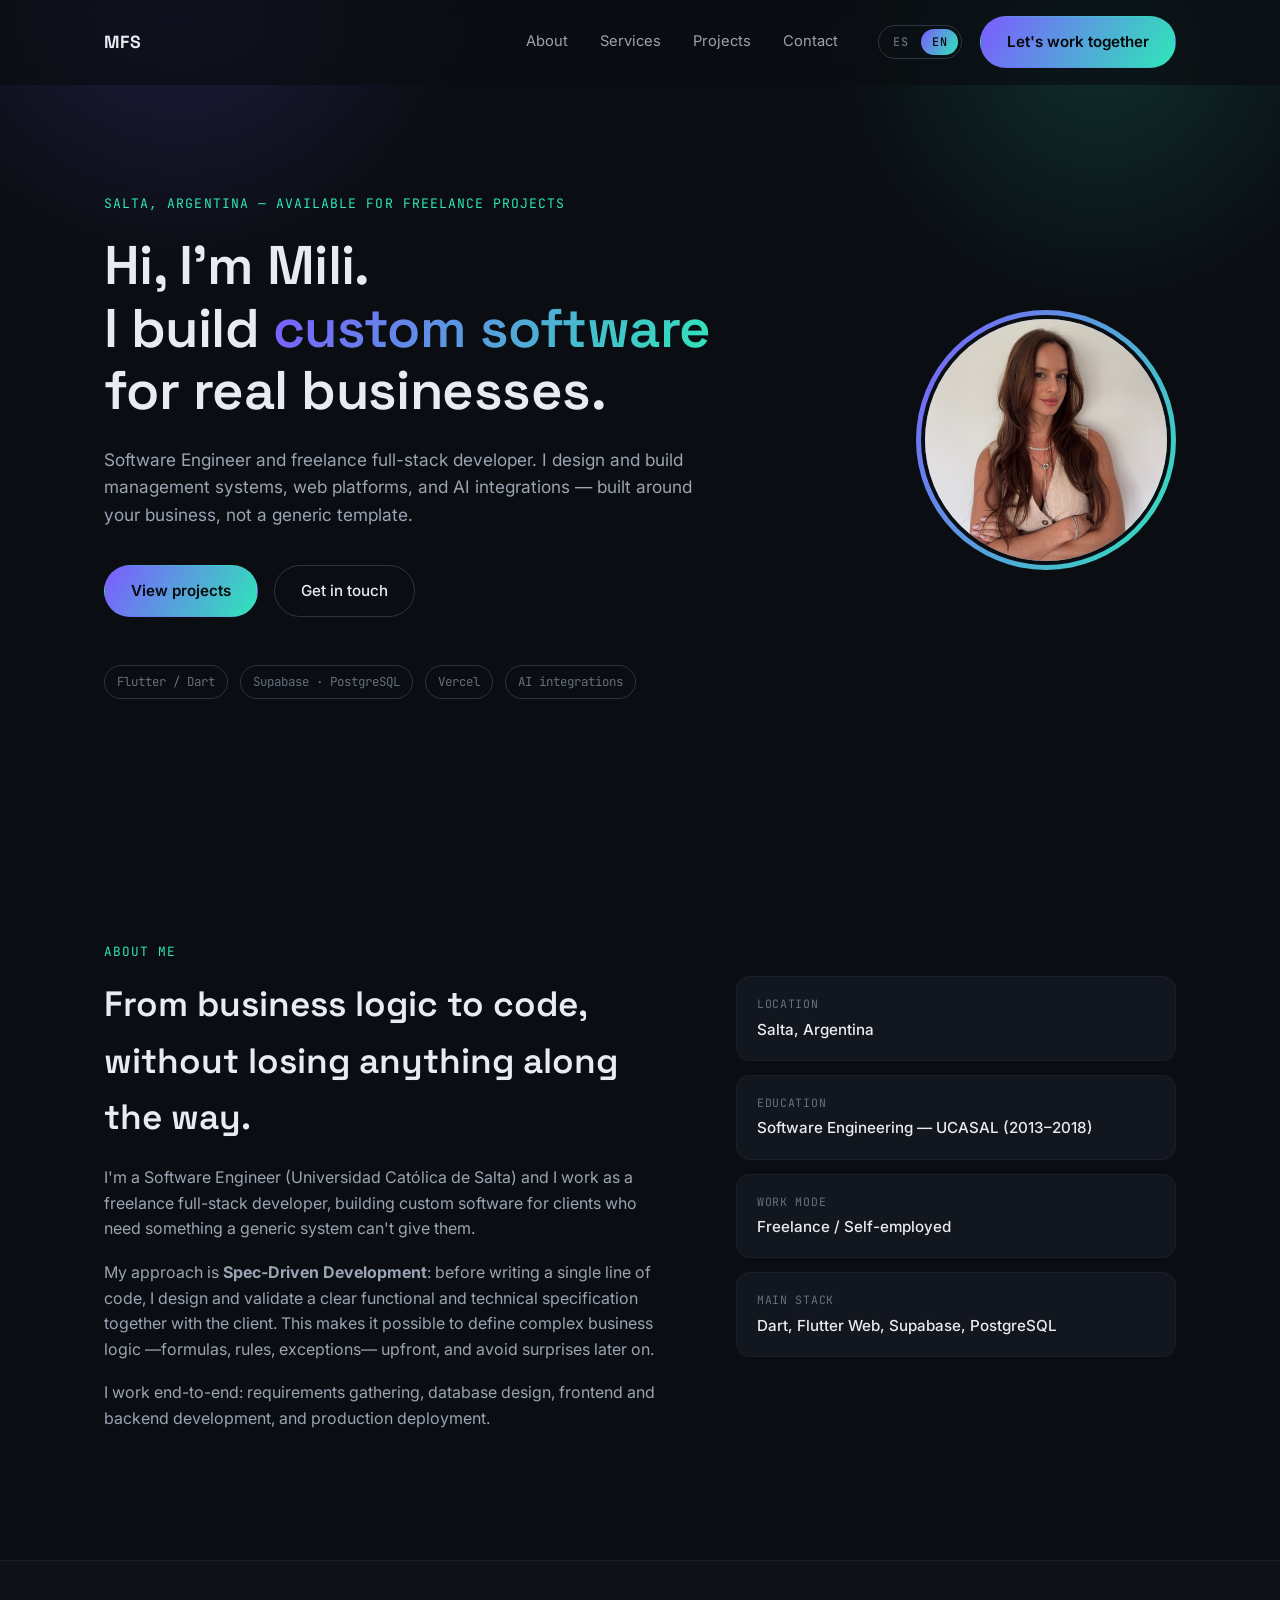
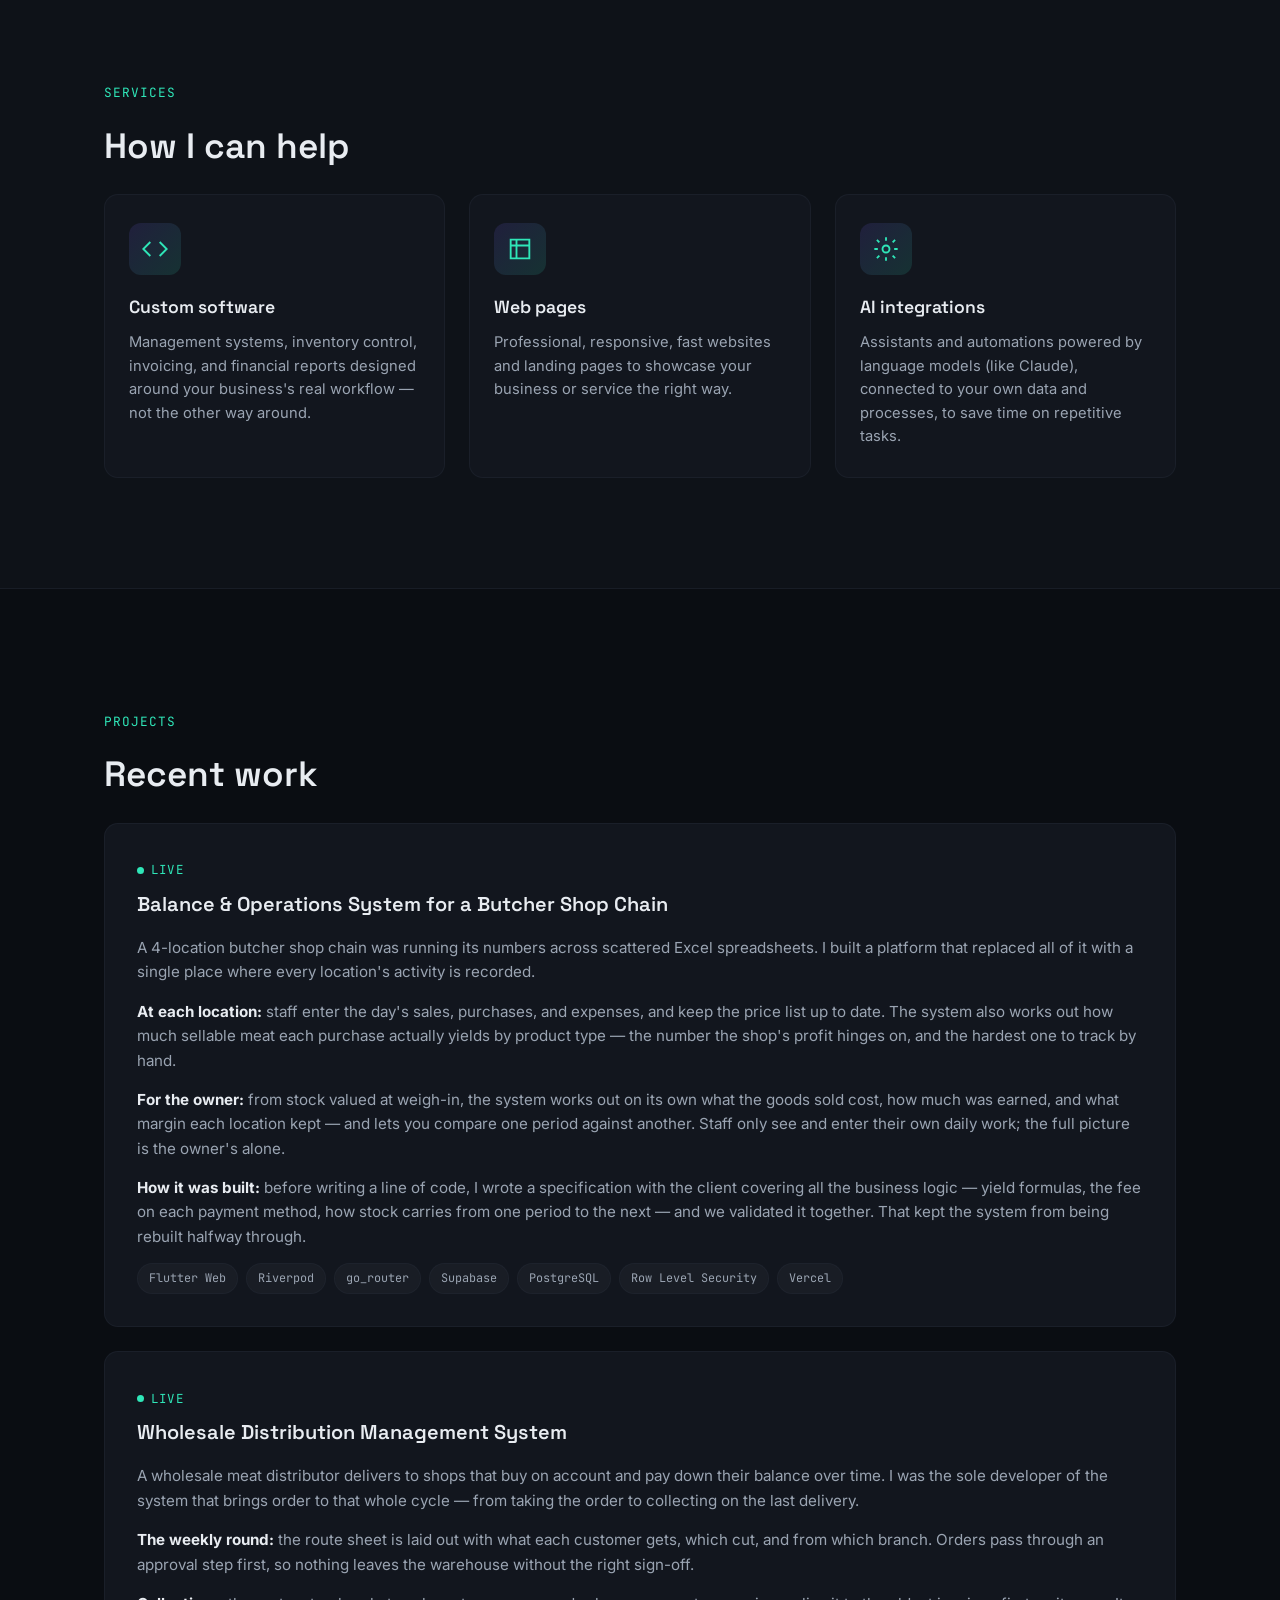
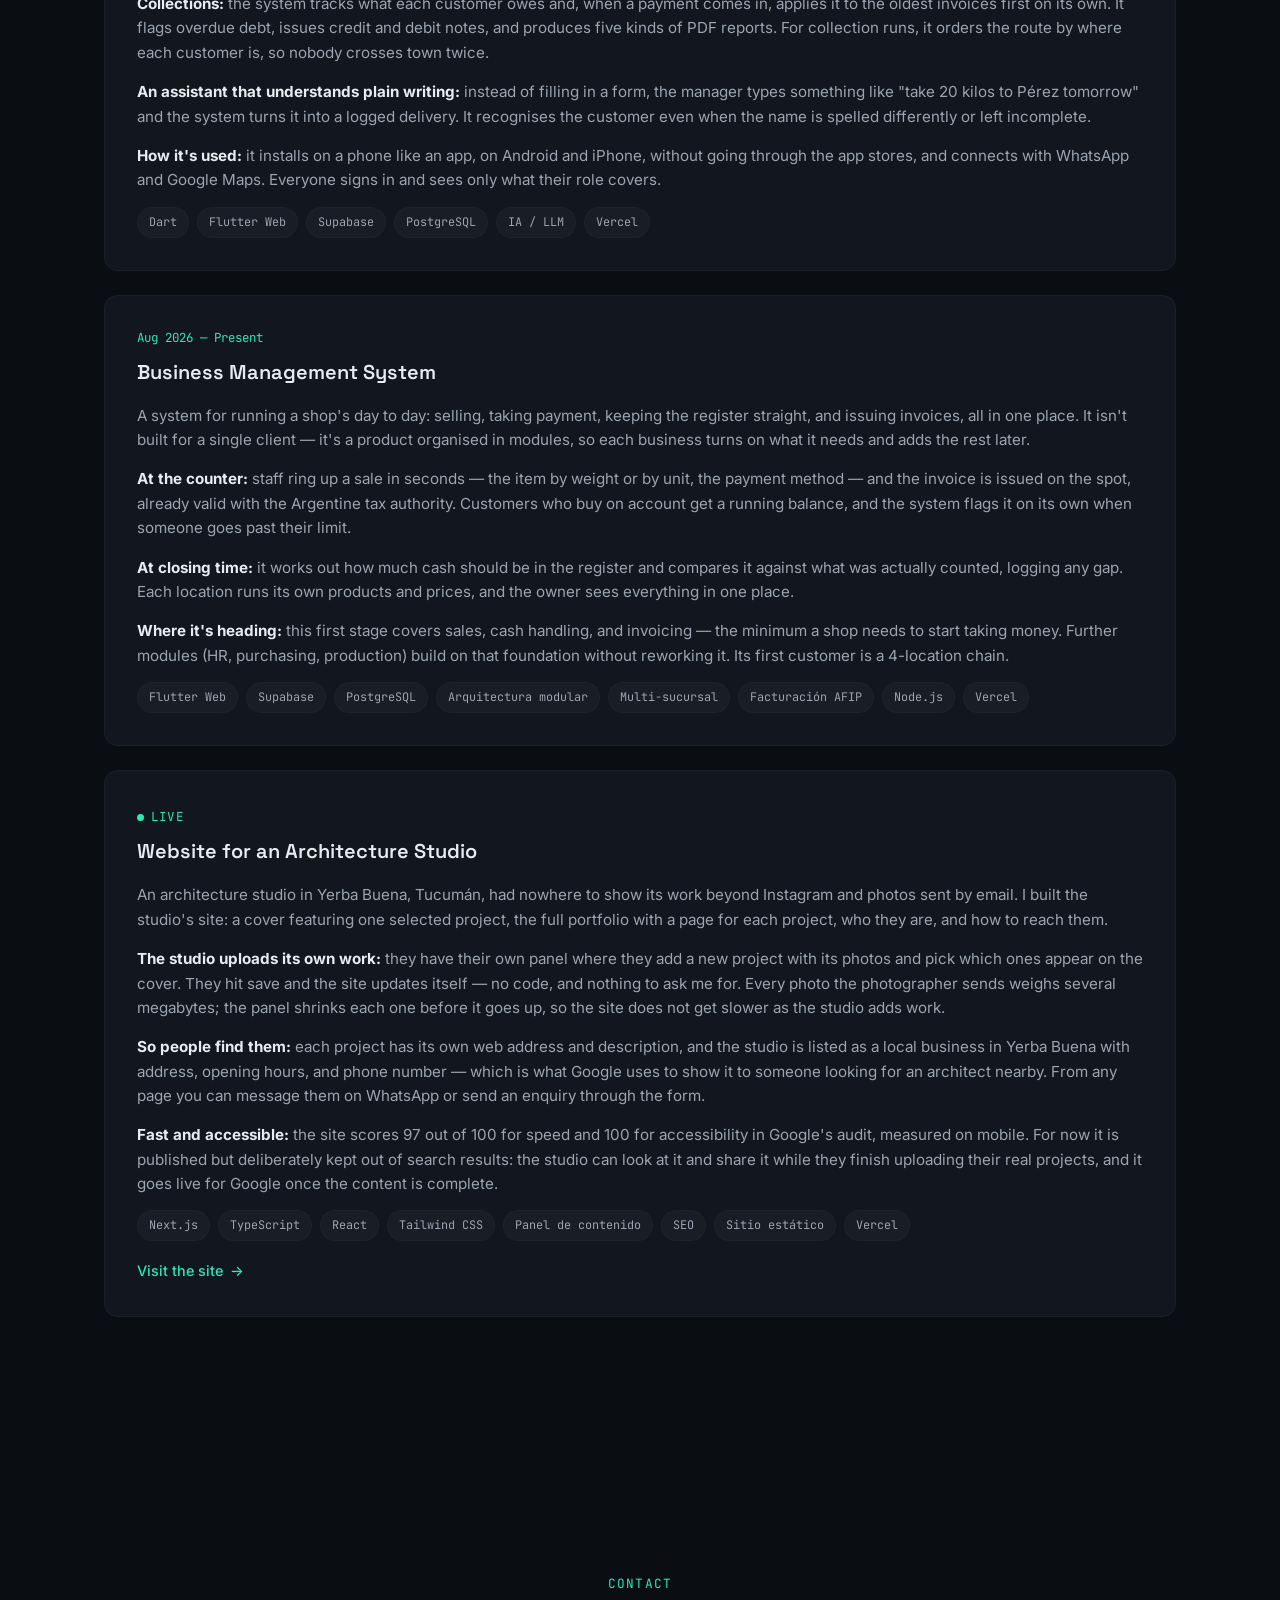
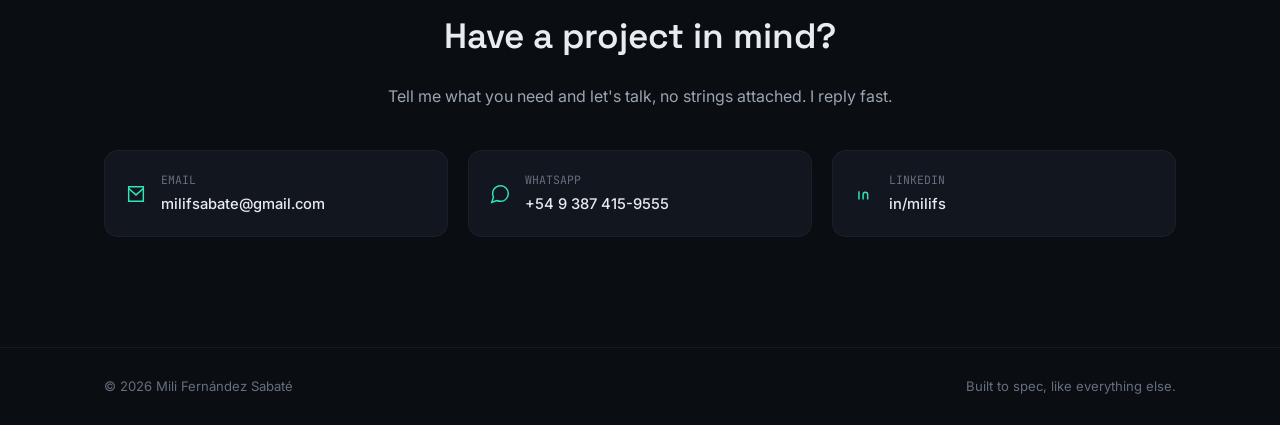
<file: index.html>
<!DOCTYPE html>
<html lang="es">
<head>
  <meta charset="UTF-8" />
  <meta name="viewport" content="width=device-width, initial-scale=1.0" />
  <title>Mili Fernández Sabaté — Desarrolladora de Software a Medida</title>
  <meta name="description" content="Ingeniera en Informática y desarrolladora full-stack freelance. Software a medida, páginas web e integraciones con IA para negocios reales." />
  <link rel="canonical" href="https://milifs.github.io/" />
  <meta name="theme-color" content="#0a0d12" />

  <!-- Iconos -->
  <link rel="icon" href="assets/favicon.svg" type="image/svg+xml" />
  <link rel="apple-touch-icon" href="assets/apple-touch-icon.png" />

  <!-- Open Graph -->
  <meta property="og:type" content="website" />
  <meta property="og:url" content="https://milifs.github.io/" />
  <meta property="og:site_name" content="Mili Fernández Sabaté" />
  <meta property="og:locale" content="es_AR" />
  <meta property="og:title" content="Mili Fernández Sabaté — Desarrolladora de Software a Medida" />
  <meta property="og:description" content="Ingeniera en Informática y desarrolladora full-stack freelance. Software a medida, páginas web e integraciones con IA para negocios reales." />
  <meta property="og:image" content="https://milifs.github.io/assets/og.jpg" />
  <meta property="og:image:width" content="1200" />
  <meta property="og:image:height" content="630" />
  <meta property="og:image:alt" content="Construyo software a medida para negocios reales." />

  <!-- Twitter -->
  <meta name="twitter:card" content="summary_large_image" />
  <meta name="twitter:title" content="Mili Fernández Sabaté — Desarrolladora de Software a Medida" />
  <meta name="twitter:description" content="Ingeniera en Informática y desarrolladora full-stack freelance. Software a medida, páginas web e integraciones con IA para negocios reales." />
  <meta name="twitter:image" content="https://milifs.github.io/assets/og.jpg" />

  <!-- Marca la pagina como "con JS" para que el contenido no quede oculto si el script falla -->
  <script>document.documentElement.classList.add('js');</script>

  <link rel="preconnect" href="https://fonts.googleapis.com">
  <link rel="preconnect" href="https://fonts.gstatic.com" crossorigin>
  <link href="https://fonts.googleapis.com/css2?family=Space+Grotesk:wght@400;500;600;700&family=Inter:wght@400;500;600&family=JetBrains+Mono:wght@400;500&display=swap" rel="stylesheet">
  <link rel="stylesheet" href="css/styles.css" />
</head>
<body>

  <!-- NAV -->
  <header class="nav" id="nav">
    <div class="nav-inner">
      <a href="#top" class="logo">MFS</a>
      <div class="nav-menu" id="nav-menu">
        <nav class="nav-links" id="nav-links">
          <a href="#sobre-mi" data-i18n="nav.about">Sobre mí</a>
          <a href="#servicios" data-i18n="nav.services">Servicios</a>
          <a href="#proyectos" data-i18n="nav.projects">Proyectos</a>
          <a href="#contacto" data-i18n="nav.contact">Contacto</a>
        </nav>
        <div class="nav-right">
          <div class="lang-switch" id="lang-switch" role="group" aria-label="Seleccionar idioma">
            <button type="button" data-lang="es" class="active">ES</button>
            <button type="button" data-lang="en">EN</button>
          </div>
          <a href="#contacto" class="btn btn-primary nav-cta" data-i18n="nav.cta">Trabajemos juntos</a>
        </div>
      </div>
      <button class="nav-toggle" id="nav-toggle" aria-label="Abrir menú">
        <span></span><span></span><span></span>
      </button>
    </div>
  </header>

  <!-- HERO -->
  <section class="hero" id="top">
    <div class="hero-bg" aria-hidden="true"></div>
    <div class="container hero-inner">
      <div class="hero-text">
        <p class="eyebrow reveal" data-i18n="hero.eyebrow">Salta, Argentina — Disponible para proyectos freelance</p>
        <h1 class="hero-title reveal" data-i18n="hero.title">
          Hola, soy Mili.<br />
          Construyo <span class="text-gradient">software a medida</span><br />
          para negocios reales.
        </h1>
        <p class="hero-subtitle reveal" data-i18n="hero.subtitle">
          Ingeniera en Informática y desarrolladora full-stack freelance. Diseño y desarrollo
          sistemas de gestión, plataformas web e integraciones con IA, pensados para resolver
          el problema específico de tu negocio — no una plantilla genérica.
        </p>
        <div class="hero-actions reveal">
          <a href="#proyectos" class="btn btn-primary" data-i18n="hero.cta1">Ver proyectos</a>
          <a href="#contacto" class="btn btn-ghost" data-i18n="hero.cta2">Contactarme</a>
        </div>
        <div class="hero-stack reveal">
          <span data-i18n="hero.stack1">Flutter / Dart</span>
          <span data-i18n="hero.stack2">Supabase · PostgreSQL</span>
          <span data-i18n="hero.stack3">Vercel</span>
          <span data-i18n="hero.stack4">Integraciones con IA</span>
        </div>
      </div>
      <div class="hero-photo-wrap reveal">
        <div class="hero-photo-ring">
          <img class="hero-photo" src="assets/profile.jpg" alt="Mili Fernández Sabaté" />
        </div>
      </div>
    </div>
  </section>

  <!-- SOBRE MI -->
  <section class="section" id="sobre-mi">
    <div class="container">
      <p class="section-tag reveal" data-i18n="about.tag">Sobre mí</p>
      <div class="about-grid">
        <div class="reveal">
          <h2 class="section-title" data-i18n="about.title">De la lógica del negocio al código, sin perder nada en el camino.</h2>
          <p class="about-text" data-i18n="about.p1">
            Soy Ingeniera en Informática (Universidad Católica de Salta) y trabajo como desarrolladora
            full-stack freelance, construyendo software a medida para clientes que necesitan algo que
            un sistema genérico no puede darles.
          </p>
          <p class="about-text" data-i18n="about.p2">
            Mi enfoque es el <strong>Desarrollo Guiado por Especificaciones</strong>: antes de escribir
            una sola línea de código, diseño y valido junto al cliente una especificación funcional y
            técnica clara. Esto permite dejar bien definida la lógica compleja del negocio —fórmulas,
            reglas, excepciones— desde el principio, y evitar sorpresas más adelante.
          </p>
          <p class="about-text" data-i18n="about.p3">
            Trabajo de punta a punta: relevamiento, diseño de base de datos, desarrollo frontend y
            backend, y despliegue en producción.
          </p>
        </div>
        <div class="about-facts reveal">
          <div class="fact-card">
            <span class="fact-label" data-i18n="about.fact1label">Ubicación</span>
            <span class="fact-value" data-i18n="about.fact1value">Salta, Argentina</span>
          </div>
          <div class="fact-card">
            <span class="fact-label" data-i18n="about.fact2label">Formación</span>
            <span class="fact-value" data-i18n="about.fact2value">Ing. en Informática — UCASAL (2013–2018)</span>
          </div>
          <div class="fact-card">
            <span class="fact-label" data-i18n="about.fact3label">Modalidad</span>
            <span class="fact-value" data-i18n="about.fact3value">Freelance / Self-employed</span>
          </div>
          <div class="fact-card">
            <span class="fact-label" data-i18n="about.fact4label">Stack principal</span>
            <span class="fact-value" data-i18n="about.fact4value">Dart, Flutter Web, Supabase, PostgreSQL</span>
          </div>
        </div>
      </div>
    </div>
  </section>

  <!-- SERVICIOS -->
  <section class="section section-alt" id="servicios">
    <div class="container">
      <p class="section-tag reveal" data-i18n="services.tag">Servicios</p>
      <h2 class="section-title reveal" data-i18n="services.title">En qué puedo ayudarte</h2>
      <div class="cards-grid">
        <div class="service-card reveal">
          <div class="service-icon">
            <svg width="28" height="28" viewBox="0 0 24 24" fill="none" stroke="currentColor" stroke-width="1.6"><path d="M16 18l6-6-6-6M8 6l-6 6 6 6"/></svg>
          </div>
          <h3 data-i18n="services.card1.title">Software a medida</h3>
          <p data-i18n="services.card1.desc">Sistemas de gestión, control de stock, facturación y reportes financieros diseñados
            para el flujo de trabajo real de tu negocio, no al revés.</p>
        </div>
        <div class="service-card reveal">
          <div class="service-icon">
            <svg width="28" height="28" viewBox="0 0 24 24" fill="none" stroke="currentColor" stroke-width="1.6"><path d="M4 4h16v16H4z"/><path d="M4 9h16M9 4v16"/></svg>
          </div>
          <h3 data-i18n="services.card2.title">Páginas web</h3>
          <p data-i18n="services.card2.desc">Sitios y landing pages profesionales, responsive y rápidas, para mostrar tu negocio
            o servicio de la mejor manera posible.</p>
        </div>
        <div class="service-card reveal">
          <div class="service-icon">
            <svg width="28" height="28" viewBox="0 0 24 24" fill="none" stroke="currentColor" stroke-width="1.6"><circle cx="12" cy="12" r="3"/><path d="M12 2v3M12 19v3M4.2 4.2l2.1 2.1M17.7 17.7l2.1 2.1M2 12h3M19 12h3M4.2 19.8l2.1-2.1M17.7 6.3l2.1-2.1"/></svg>
          </div>
          <h3 data-i18n="services.card3.title">Integraciones con IA</h3>
          <p data-i18n="services.card3.desc">Asistentes y automatizaciones con modelos de lenguaje (como Claude) conectados a tus
            propios datos y procesos, para ahorrar tiempo en tareas repetitivas.</p>
        </div>
      </div>
    </div>
  </section>

  <!-- PROYECTOS -->
  <section class="section" id="proyectos">
    <div class="container">
      <p class="section-tag reveal" data-i18n="projects.tag">Proyectos</p>
      <h2 class="section-title reveal" data-i18n="projects.title">Trabajo reciente</h2>

      <article class="project-card reveal">
        <div class="project-header">
          <div>
            <span class="project-period project-live" data-i18n="project1.period">Live</span>
            <h3 data-i18n="project1.title">Sistema de Balance y Operaciones para una Cadena de Carnicerías</h3>
          </div>
        </div>
        <p class="project-desc" data-i18n="project1.p1">
          Una cadena de carnicerías con 4 sucursales llevaba sus números en planillas de Excel
          sueltas. Armé una plataforma que reemplazó todo eso por un solo lugar donde queda
          registrado el movimiento de cada local.
        </p>
        <p class="project-desc" data-i18n="project1.p2">
          <strong>En cada sucursal:</strong> se cargan las ventas, las compras y los gastos del
          día, y se mantiene la lista de precios. El sistema también calcula cuánta carne vendible
          sale realmente de cada compra según el tipo de producto, que es el número del que
          depende la ganancia del negocio y el más difícil de seguir a mano.
        </p>
        <p class="project-desc" data-i18n="project1.p3">
          <strong>Para el dueño:</strong> a partir del stock valuado por pesaje, el sistema calcula
          solo cuánto costó la mercadería vendida, cuánto se ganó y qué margen quedó en cada
          sucursal, y permite comparar un período contra otro. El personal de cada local solo ve y
          carga su operación diaria; los números completos del negocio los ve únicamente el dueño.
        </p>
        <p class="project-desc" data-i18n="project1.p4">
          <strong>Cómo se trabajó:</strong> antes de escribir una línea de código, escribí junto al
          cliente una especificación con toda la lógica del negocio —las fórmulas de rendimiento,
          las comisiones de cada medio de pago, cómo se arrastra el stock de un período al
          siguiente— y la validamos. Eso evitó rehacer el sistema a mitad de camino.
        </p>
        <div class="tag-list">
          <span class="tag">Flutter Web</span>
          <span class="tag">Riverpod</span>
          <span class="tag">go_router</span>
          <span class="tag">Supabase</span>
          <span class="tag">PostgreSQL</span>
          <span class="tag">Row Level Security</span>
          <span class="tag">Vercel</span>
        </div>
      </article>

      <article class="project-card reveal">
        <div class="project-header">
          <div>
            <span class="project-period project-live" data-i18n="project2.period">Live</span>
            <h3 data-i18n="project2.title">Sistema de Gestión de Distribución Mayorista</h3>
          </div>
        </div>
        <p class="project-desc" data-i18n="project2.p1">
          Un distribuidor mayorista de carne reparte a comercios que le compran a cuenta y le pagan
          de a poco. Desarrollé sola el sistema que ordena todo ese circuito: desde que se toma el
          pedido hasta que se cobra la última entrega.
        </p>
        <p class="project-desc" data-i18n="project2.p2">
          <strong>El reparto de cada semana:</strong> se arma la hoja de ruta con qué lleva cada
          cliente, de qué tipo de carne y desde qué sucursal. Los pedidos pasan antes por una
          aprobación, para que no salga mercadería sin el visto bueno de quien corresponde.
        </p>
        <p class="project-desc" data-i18n="project2.p3">
          <strong>La cobranza:</strong> el sistema lleva cuánto debe cada cliente y, cuando entra un
          pago, lo aplica solo a las facturas más viejas primero. Avisa de las deudas vencidas,
          emite notas de crédito y débito, y arma cinco tipos de informes en PDF. Para salir a
          cobrar, ordena el recorrido según dónde queda cada cliente y así evita cruzar la ciudad
          dos veces.
        </p>
        <p class="project-desc" data-i18n="project2.p4">
          <strong>Un asistente que entiende lo que le escriben:</strong> en lugar de completar un
          formulario, el encargado escribe una frase como "mañana llevarle 20 kilos a Pérez" y el
          sistema la convierte en la entrega ya cargada. Reconoce al cliente aunque el nombre esté
          escrito distinto o incompleto.
        </p>
        <p class="project-desc" data-i18n="project2.p5">
          <strong>Cómo se usa:</strong> se instala en el celular como una aplicación, en Android y
          iPhone, sin pasar por las tiendas, y se conecta con WhatsApp y Google Maps. Cada persona
          entra con su usuario y ve únicamente lo que le corresponde según su puesto.
        </p>
        <div class="tag-list">
          <span class="tag">Dart</span>
          <span class="tag">Flutter Web</span>
          <span class="tag">Supabase</span>
          <span class="tag">PostgreSQL</span>
          <span class="tag">IA / LLM</span>
          <span class="tag">Vercel</span>
        </div>
      </article>

      <article class="project-card reveal">
        <div class="project-header">
          <div>
            <span class="project-period" data-i18n="project3.period">Ago 2026 — Presente</span>
            <h3 data-i18n="project3.title">Sistema de Gestión para Comercios</h3>
          </div>
        </div>
        <p class="project-desc" data-i18n="project3.p1">
          Un sistema para llevar el día a día de un comercio: vender, cobrar, controlar la caja y
          emitir la factura, todo en el mismo lugar. No está hecho a medida de un solo cliente: es
          un producto pensado por módulos, para que cada negocio use los que necesita y sume el
          resto cuando le haga falta.
        </p>
        <p class="project-desc" data-i18n="project3.p2">
          <strong>En el mostrador:</strong> el vendedor arma la venta en segundos —el producto por
          peso o por unidad, el medio de pago— y la factura sale en el momento, ya válida ante AFIP.
          Los clientes que compran a cuenta tienen su cuenta corriente, y el sistema avisa solo
          cuando alguien se pasa del límite que le fijaron.
        </p>
        <p class="project-desc" data-i18n="project3.p3">
          <strong>Al cerrar el día:</strong> calcula cuánta plata debería haber en la caja y la
          compara con lo que realmente se contó, dejando asentada cualquier diferencia. Cada
          sucursal maneja sus propios productos y precios, y el dueño ve todo desde un mismo lugar.
        </p>
        <p class="project-desc" data-i18n="project3.p4">
          <strong>Hacia dónde va:</strong> esta primera etapa cubre ventas, caja y facturación, que
          es lo mínimo que un comercio necesita para empezar a cobrar. Sobre esa base se van sumando
          módulos —recursos humanos, compras, producción— sin rehacer lo anterior. Su primer cliente
          es una cadena de 4 sucursales.
        </p>
        <div class="tag-list">
          <span class="tag">Flutter Web</span>
          <span class="tag">Supabase</span>
          <span class="tag">PostgreSQL</span>
          <span class="tag">Arquitectura modular</span>
          <span class="tag">Multi-sucursal</span>
          <span class="tag">Facturación AFIP</span>
          <span class="tag">Node.js</span>
          <span class="tag">Vercel</span>
        </div>
      </article>

      <article class="project-card reveal">
        <div class="project-header">
          <div>
            <span class="project-period project-live" data-i18n="project4.period">Live</span>
            <h3 data-i18n="project4.title">Sitio Web para un Estudio de Arquitectura</h3>
          </div>
        </div>
        <p class="project-desc" data-i18n="project4.p1">
          Un estudio de arquitectura de Yerba Buena, Tucumán, mostraba su trabajo solo por
          Instagram y por fotos que mandaba por mail. Les armé el sitio del estudio: una portada con
          la obra elegida, el portfolio completo con la ficha de cada obra, quiénes son y cómo
          contactarlos.
        </p>
        <p class="project-desc" data-i18n="project4.p2">
          <strong>Las obras las carga el estudio:</strong> tienen un panel propio donde suben una
          obra nueva con sus fotos y eligen cuáles aparecen en la portada. Guardan y el sitio se
          actualiza solo, sin tocar código y sin pedirme nada. Cada foto que les pasa el fotógrafo
          pesa varios megas; el panel las reduce antes de subirlas, así el sitio no se vuelve lento
          a medida que el estudio suma obras.
        </p>
        <p class="project-desc" data-i18n="project4.p3">
          <strong>Para que los encuentren:</strong> cada obra tiene su propia dirección web con su
          descripción, y el estudio figura como negocio local de Yerba Buena con dirección, horarios
          y teléfono, que es lo que usa Google para mostrarlo a quien busca un arquitecto en la
          zona. Desde cualquier página se puede escribir por WhatsApp o dejar una consulta en el
          formulario.
        </p>
        <p class="project-desc" data-i18n="project4.p4">
          <strong>Rápido y accesible:</strong> el sitio saca 97 sobre 100 en velocidad y 100 en
          accesibilidad en la auditoría de Google, medido en celular. Hoy está publicado sin
          aparecer en buscadores a propósito: el estudio lo puede mirar y compartir mientras termina
          de cargar sus obras reales, y se habilita para Google cuando el contenido esté completo.
        </p>
        <div class="tag-list">
          <span class="tag">Next.js</span>
          <span class="tag">TypeScript</span>
          <span class="tag">React</span>
          <span class="tag">Tailwind CSS</span>
          <span class="tag">Panel de contenido</span>
          <span class="tag">SEO</span>
          <span class="tag">Sitio estático</span>
          <span class="tag">Vercel</span>
        </div>
        <a class="project-link" href="https://fg-arquitectos-seven.vercel.app/" target="_blank" rel="noopener noreferrer"
           data-i18n="project4.link">Ver el sitio <span aria-hidden="true">→</span></a>
      </article>
    </div>
  </section>

  <!-- TESTIMONIOS (oculto hasta tener contenido real) -->
  <section class="section section-alt" id="testimonios" hidden>
    <div class="container">
      <p class="section-tag reveal">Testimonios</p>
      <h2 class="section-title reveal">Lo que dicen mis clientes</h2>
      <div class="cards-grid" id="testimonials-grid">
        <!-- Agregar acá cada testimonio con esta estructura:
        <blockquote class="testimonial-card reveal">
          <p>"Texto del testimonio."</p>
          <footer>— Nombre, Cargo / Empresa</footer>
        </blockquote>
        -->
      </div>
    </div>
  </section>

  <!-- CONTACTO -->
  <section class="section" id="contacto">
    <div class="container contact-inner">
      <p class="section-tag reveal" data-i18n="contact.tag">Contacto</p>
      <h2 class="section-title reveal" data-i18n="contact.title">¿Tenés un proyecto en mente?</h2>
      <p class="about-text reveal" data-i18n="contact.subtitle">
        Contame qué necesitás y charlamos sin compromiso. Respondo rápido.
      </p>
      <div class="contact-grid reveal">
        <a class="contact-card" href="mailto:milifsabate@gmail.com">
          <svg width="22" height="22" viewBox="0 0 24 24" fill="none" stroke="currentColor" stroke-width="1.6"><path d="M4 4h16v16H4z"/><path d="M4 6l8 7 8-7"/></svg>
          <div>
            <span class="contact-label" data-i18n="contact.email.label">Email</span>
            <span class="contact-value">milifsabate@gmail.com</span>
          </div>
        </a>
        <a class="contact-card" href="https://wa.me/5493874159555" target="_blank" rel="noopener">
          <svg width="22" height="22" viewBox="0 0 24 24" fill="none" stroke="currentColor" stroke-width="1.6"><path d="M21 11.5a8.38 8.38 0 0 1-.9 3.8 8.5 8.5 0 0 1-7.6 4.7 8.38 8.38 0 0 1-3.8-.9L3 21l1.9-5.7a8.38 8.38 0 0 1-.9-3.8 8.5 8.5 0 0 1 4.7-7.6 8.38 8.38 0 0 1 3.8-.9h.5a8.48 8.48 0 0 1 8 8v.5z"/></svg>
          <div>
            <span class="contact-label" data-i18n="contact.whatsapp.label">WhatsApp</span>
            <span class="contact-value">+54 9 387 415-9555</span>
          </div>
        </a>
        <a class="contact-card" href="https://www.linkedin.com/in/milifs/" target="_blank" rel="noopener">
          <svg width="22" height="22" viewBox="0 0 24 24" fill="none" stroke="currentColor" stroke-width="1.6"><path d="M4 4h16v16H4z" opacity="0"/><path d="M6.5 9h0M6.5 9v9M6.5 6.5h0M11 18v-5.5c0-1.7 1-2.5 2.5-2.5S16 10.8 16 12.5V18M11 12v6"/></svg>
          <div>
            <span class="contact-label" data-i18n="contact.linkedin.label">LinkedIn</span>
            <span class="contact-value">in/milifs</span>
          </div>
        </a>
      </div>
    </div>
  </section>

  <footer class="footer">
    <div class="container footer-inner">
      <span>© <span id="year"></span> Mili Fernández Sabaté</span>
      <span data-i18n="footer.tagline">Hecho a medida, como todo lo demás.</span>
    </div>
  </footer>

  <script src="js/i18n.js"></script>
  <script src="js/main.js"></script>
</body>
</html>
</file>
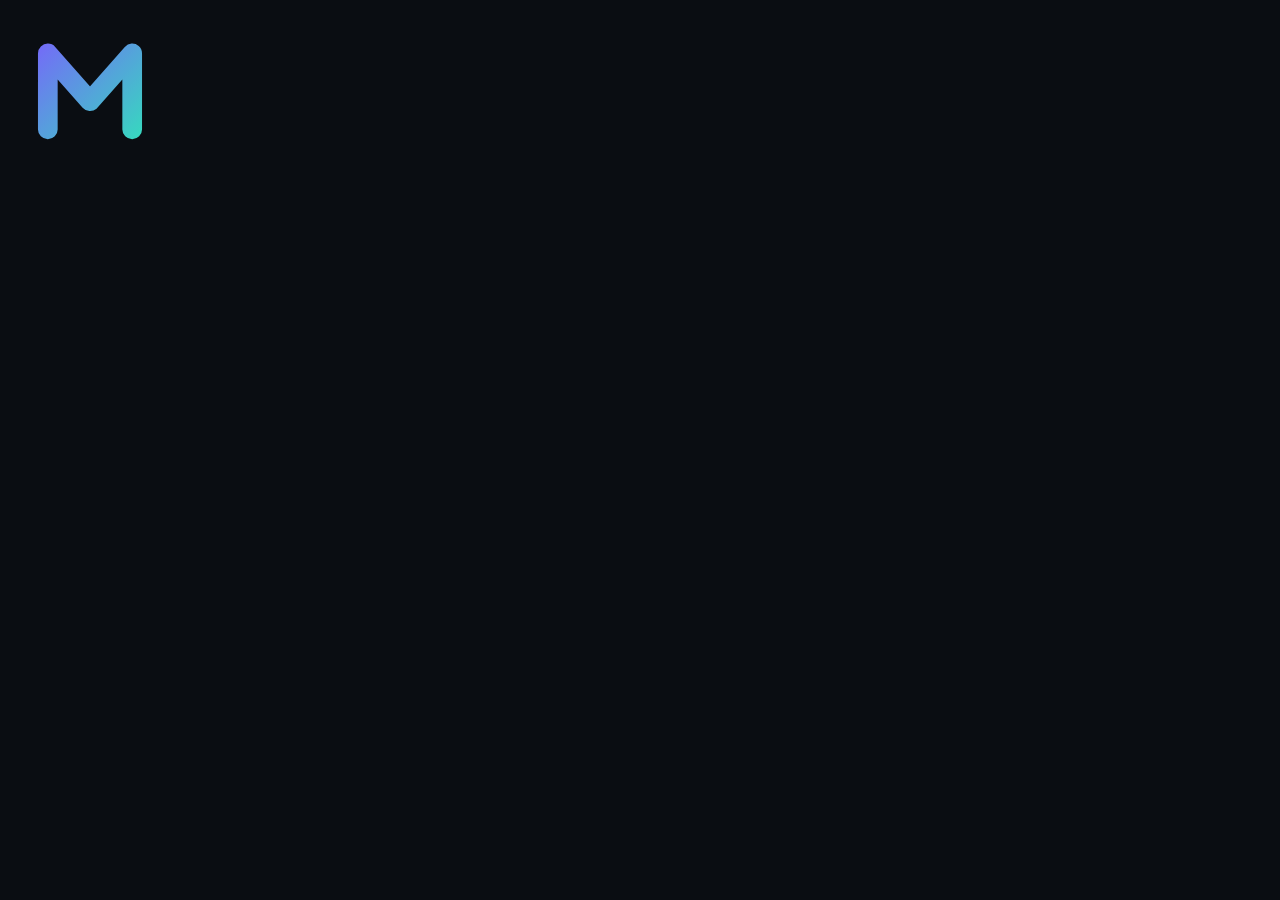
<file: tools/icon-card.html>
<!DOCTYPE html>
<html><head><meta charset="UTF-8" />
<style>
  * { margin: 0; box-sizing: border-box; }
  html, body { width: 180px; height: 180px; overflow: hidden; background: #0a0d12; }
  svg { display: block; width: 180px; height: 180px; }
</style></head>
<body>
<svg xmlns="http://www.w3.org/2000/svg" viewBox="0 0 64 64">
  <defs><linearGradient id="g" x1="10" y1="10" x2="54" y2="54" gradientUnits="userSpaceOnUse">
    <stop offset="0" stop-color="#7c5cff"/><stop offset="1" stop-color="#2fe6b8"/>
  </linearGradient></defs>
  <rect width="64" height="64" fill="#0a0d12"/>
  <path d="M17 46V19l15 17 15-17v27" fill="none" stroke="url(#g)" stroke-width="7"
        stroke-linecap="round" stroke-linejoin="round"/>
</svg>
</body></html>
</file>
<file: css/styles.css>
/* ---------- Tokens ---------- */
:root {
  --bg: #0a0d12;
  --bg-alt: #0e1218;
  --surface: #12161e;
  --surface-hover: #171c26;
  --border: #22293580;
  --border-strong: #2c3442;
  --text: #e8ecf1;
  --text-dim: #9aa4b2;
  --text-faint: #666f7e;
  --accent: #7c5cff;
  --accent-2: #2fe6b8;
  --accent-grad: linear-gradient(120deg, #7c5cff, #2fe6b8);
  --radius: 14px;
  --max-w: 1120px;
  --font-display: "Space Grotesk", "Inter", sans-serif;
  --font-body: "Inter", sans-serif;
  --font-mono: "JetBrains Mono", monospace;
}

* { box-sizing: border-box; }

html { scroll-behavior: smooth; }

body {
  margin: 0;
  background: var(--bg);
  color: var(--text);
  font-family: var(--font-body);
  line-height: 1.6;
  -webkit-font-smoothing: antialiased;
}

.container {
  max-width: var(--max-w);
  margin: 0 auto;
  padding: 0 24px;
}

h1, h2, h3 {
  font-family: var(--font-display);
  font-weight: 600;
  margin: 0;
  color: var(--text);
}

p { color: var(--text-dim); }

a { color: inherit; text-decoration: none; }

.text-gradient {
  background: var(--accent-grad);
  -webkit-background-clip: text;
  background-clip: text;
  color: transparent;
}

/* ---------- Reveal on scroll ---------- */
/* Solo se oculta si hay JS: sin JS el contenido se ve igual, sin animacion. */
.js .reveal {
  opacity: 0;
  transform: translateY(16px);
  transition: opacity .6s ease, transform .6s ease;
}
.js .reveal.in-view {
  opacity: 1;
  transform: translateY(0);
}

@media (prefers-reduced-motion: reduce) {
  .js .reveal {
    opacity: 1;
    transform: none;
    transition: none;
  }
}

/* ---------- Nav ---------- */
.nav {
  position: fixed;
  top: 0;
  left: 0;
  right: 0;
  z-index: 100;
  backdrop-filter: blur(10px);
  background: rgba(10, 13, 18, 0.7);
  border-bottom: 1px solid transparent;
  transition: border-color .3s ease, background .3s ease;
}
.nav.scrolled {
  border-bottom-color: var(--border);
}
.nav-inner {
  max-width: var(--max-w);
  margin: 0 auto;
  padding: 16px 24px;
  display: flex;
  align-items: center;
  justify-content: space-between;
}
.logo {
  font-family: var(--font-display);
  font-weight: 700;
  font-size: 1.1rem;
  letter-spacing: 0.02em;
}
.nav-menu {
  display: flex;
  align-items: center;
  gap: 40px;
}
.nav-links {
  display: flex;
  gap: 32px;
}
.nav-links a {
  font-size: 0.92rem;
  color: var(--text-dim);
  transition: color .2s ease;
}
.nav-links a:hover { color: var(--text); }
.nav-right {
  display: flex;
  align-items: center;
  gap: 18px;
}
.nav-cta { font-size: 0.88rem; padding: 9px 18px; }

.lang-switch {
  display: flex;
  border: 1px solid var(--border-strong);
  border-radius: 999px;
  padding: 3px;
  gap: 2px;
}
.lang-switch button {
  border: none;
  background: transparent;
  color: var(--text-faint);
  font-family: var(--font-mono);
  font-size: 0.74rem;
  font-weight: 500;
  letter-spacing: 0.04em;
  padding: 5px 11px;
  border-radius: 999px;
  cursor: pointer;
  transition: background .2s ease, color .2s ease;
}
.lang-switch button.active {
  background: var(--accent-grad);
  color: #08090c;
}
.lang-switch button:not(.active):hover {
  color: var(--text);
}

.nav-toggle {
  display: none;
  flex-direction: column;
  justify-content: center;
  gap: 5px;
  width: 36px;
  height: 36px;
  background: none;
  border: none;
  cursor: pointer;
}
.nav-toggle span {
  display: block;
  height: 2px;
  background: var(--text);
  border-radius: 2px;
  transition: transform .25s ease, opacity .25s ease;
}

/* ---------- Buttons ---------- */
.btn {
  display: inline-flex;
  align-items: center;
  justify-content: center;
  padding: 13px 26px;
  border-radius: 999px;
  font-weight: 500;
  font-size: 0.95rem;
  cursor: pointer;
  transition: transform .2s ease, box-shadow .2s ease, background .2s ease, border-color .2s ease;
  border: 1px solid transparent;
}
.btn-primary {
  background: var(--accent-grad);
  color: #08090c;
  font-weight: 600;
}
.btn-primary:hover {
  transform: translateY(-2px);
  box-shadow: 0 8px 24px -8px #7c5cff80;
}
.btn-ghost {
  border-color: var(--border-strong);
  color: var(--text);
}
.btn-ghost:hover {
  border-color: var(--accent);
  background: var(--surface);
}

/* ---------- Hero ---------- */
.hero {
  position: relative;
  padding: 180px 0 120px;
  overflow: hidden;
}
.hero-bg {
  position: absolute;
  inset: -20% -10% auto -10%;
  height: 700px;
  background:
    radial-gradient(500px circle at 20% 20%, #7c5cff33, transparent 60%),
    radial-gradient(450px circle at 80% 30%, #2fe6b826, transparent 60%);
  pointer-events: none;
  z-index: 0;
}
.hero-inner {
  position: relative;
  z-index: 1;
  display: grid;
  grid-template-columns: 1fr auto;
  gap: 48px;
  align-items: center;
}
.hero-text {
  max-width: 660px;
}
.eyebrow {
  font-family: var(--font-mono);
  font-size: 0.82rem;
  color: var(--accent-2);
  text-transform: uppercase;
  letter-spacing: 0.08em;
  margin-bottom: 20px;
}
.hero-title {
  font-size: clamp(2.2rem, 5vw, 3.4rem);
  line-height: 1.15;
  letter-spacing: -0.01em;
  margin-bottom: 24px;
}
.hero-subtitle {
  font-size: 1.08rem;
  max-width: 600px;
  margin-bottom: 36px;
}
.hero-actions {
  display: flex;
  gap: 16px;
  margin-bottom: 48px;
  flex-wrap: wrap;
}
.hero-stack {
  display: flex;
  gap: 12px;
  flex-wrap: wrap;
}
.hero-stack span {
  font-family: var(--font-mono);
  font-size: 0.78rem;
  color: var(--text-faint);
  border: 1px solid var(--border-strong);
  padding: 6px 12px;
  border-radius: 999px;
}

.hero-photo-wrap {
  display: flex;
  justify-content: center;
}
.hero-photo-ring {
  width: 260px;
  height: 260px;
  border-radius: 50%;
  padding: 5px;
  background: var(--accent-grad);
  flex-shrink: 0;
}
.hero-photo {
  width: 100%;
  height: 100%;
  border-radius: 50%;
  object-fit: cover;
  display: block;
  border: 4px solid var(--bg);
}

/* ---------- Sections ---------- */
.section {
  padding: 110px 0;
}
.section-alt {
  background: var(--bg-alt);
  border-top: 1px solid var(--border);
  border-bottom: 1px solid var(--border);
}
.section-tag {
  font-family: var(--font-mono);
  font-size: 0.8rem;
  color: var(--accent-2);
  text-transform: uppercase;
  letter-spacing: 0.08em;
  margin-bottom: 14px;
}
.section-title {
  font-size: clamp(1.6rem, 3.2vw, 2.2rem);
  margin-bottom: 20px;
  max-width: 640px;
}

/* ---------- About ---------- */
.about-grid {
  display: grid;
  grid-template-columns: 1.3fr 1fr;
  gap: 60px;
  align-items: start;
}
.about-text {
  margin-bottom: 18px;
  font-size: 1rem;
}
.about-facts {
  display: grid;
  gap: 14px;
}
.fact-card {
  background: var(--surface);
  border: 1px solid var(--border);
  border-radius: var(--radius);
  padding: 18px 20px;
  display: flex;
  flex-direction: column;
  gap: 4px;
}
.fact-label {
  font-family: var(--font-mono);
  font-size: 0.72rem;
  color: var(--text-faint);
  text-transform: uppercase;
  letter-spacing: 0.06em;
}
.fact-value {
  font-size: 0.95rem;
  font-weight: 500;
}

/* ---------- Services ---------- */
.cards-grid {
  display: grid;
  grid-template-columns: repeat(3, 1fr);
  gap: 24px;
  margin-top: 10px;
}
.service-card {
  background: var(--surface);
  border: 1px solid var(--border);
  border-radius: var(--radius);
  padding: 28px 24px;
  transition: border-color .25s ease, transform .25s ease;
}
.service-card:hover {
  border-color: var(--accent);
  transform: translateY(-4px);
}
.service-icon {
  width: 52px;
  height: 52px;
  border-radius: 12px;
  display: flex;
  align-items: center;
  justify-content: center;
  background: linear-gradient(135deg, #7c5cff22, #2fe6b822);
  color: var(--accent-2);
  margin-bottom: 18px;
}
.service-card h3 {
  font-size: 1.1rem;
  margin-bottom: 10px;
}
.service-card p {
  font-size: 0.92rem;
  margin: 0;
}

/* ---------- Projects ---------- */
.project-card {
  background: var(--surface);
  border: 1px solid var(--border);
  border-radius: var(--radius);
  padding: 32px;
  margin-bottom: 24px;
}
.project-header {
  margin-bottom: 16px;
}
.project-period {
  font-family: var(--font-mono);
  font-size: 0.78rem;
  color: var(--accent-2);
  display: block;
  margin-bottom: 8px;
}
.project-live {
  display: inline-flex;
  align-items: center;
  gap: 7px;
  text-transform: uppercase;
  letter-spacing: 0.1em;
}
.project-live::before {
  content: "";
  width: 7px;
  height: 7px;
  border-radius: 50%;
  background: var(--accent-2);
  animation: live-pulse 2.2s ease-out infinite;
}
@keyframes live-pulse {
  0%   { box-shadow: 0 0 0 0 #2fe6b899; }
  70%  { box-shadow: 0 0 0 7px #2fe6b800; }
  100% { box-shadow: 0 0 0 0 #2fe6b800; }
}
@media (prefers-reduced-motion: reduce) {
  .project-live::before { animation: none; }
}
.project-header h3 {
  font-size: 1.25rem;
}
.project-desc {
  font-size: 0.95rem;
  margin-bottom: 14px;
}
.project-desc strong { color: var(--text); }
.project-list {
  margin: 0 0 18px;
  padding-left: 20px;
  color: var(--text-dim);
  font-size: 0.93rem;
}
.project-list li { margin-bottom: 8px; }
.tag-list {
  display: flex;
  gap: 8px;
  flex-wrap: wrap;
}
.tag {
  font-family: var(--font-mono);
  font-size: 0.74rem;
  color: var(--text-dim);
  background: #ffffff08;
  border: 1px solid var(--border);
  padding: 5px 11px;
  border-radius: 999px;
}
.project-link {
  display: inline-flex;
  align-items: center;
  gap: 7px;
  margin-top: 18px;
  font-size: 0.9rem;
  font-weight: 500;
  color: var(--accent-2);
  border-bottom: 1px solid transparent;
  transition: gap .2s ease, border-color .2s ease;
}
.project-link:hover {
  gap: 11px;
  border-bottom-color: var(--accent-2);
}

/* ---------- Testimonials ---------- */
.testimonial-card {
  background: var(--surface);
  border: 1px solid var(--border);
  border-radius: var(--radius);
  padding: 26px;
  margin: 0;
}
.testimonial-card p {
  font-size: 0.98rem;
  color: var(--text);
  margin-bottom: 14px;
}
.testimonial-card footer {
  font-size: 0.85rem;
  color: var(--text-faint);
}

/* ---------- Contact ---------- */
.contact-inner {
  text-align: center;
}
.contact-inner .section-title,
.contact-inner .about-text {
  margin-left: auto;
  margin-right: auto;
}
.contact-grid {
  display: grid;
  grid-template-columns: repeat(3, 1fr);
  gap: 20px;
  margin-top: 40px;
  text-align: left;
}
.contact-card {
  display: flex;
  align-items: center;
  gap: 14px;
  background: var(--surface);
  border: 1px solid var(--border);
  border-radius: var(--radius);
  padding: 20px;
  transition: border-color .25s ease, transform .25s ease;
}
.contact-card:hover {
  border-color: var(--accent);
  transform: translateY(-3px);
}
.contact-card svg { color: var(--accent-2); flex-shrink: 0; }
.contact-label {
  display: block;
  font-family: var(--font-mono);
  font-size: 0.72rem;
  color: var(--text-faint);
  text-transform: uppercase;
  margin-bottom: 3px;
}
.contact-value {
  display: block;
  font-size: 0.92rem;
  font-weight: 500;
  word-break: break-word;
}

/* ---------- Footer ---------- */
.footer {
  border-top: 1px solid var(--border);
  padding: 28px 0;
}
.footer-inner {
  display: flex;
  justify-content: space-between;
  font-size: 0.82rem;
  color: var(--text-faint);
  flex-wrap: wrap;
  gap: 8px;
}

/* ---------- Responsive ---------- */
@media (max-width: 860px) {
  .about-grid { grid-template-columns: 1fr; gap: 32px; }
  .cards-grid { grid-template-columns: 1fr; }
  .contact-grid { grid-template-columns: 1fr; }
  .hero-inner { grid-template-columns: 1fr; text-align: center; }
  .hero-text { max-width: 100%; }
  .hero-actions, .hero-stack { justify-content: center; }
  .hero-photo-wrap { order: -1; }
  .hero-photo-ring { width: 180px; height: 180px; }
}

@media (max-width: 720px) {
  .nav-menu { display: none; }
  .nav-toggle { display: flex; }
  .nav.open .nav-menu {
    display: flex;
    flex-direction: column;
    align-items: flex-start;
    position: absolute;
    top: 100%;
    left: 0;
    right: 0;
    background: var(--bg);
    border-bottom: 1px solid var(--border);
    padding: 20px 24px 28px;
    gap: 20px;
  }
  .nav.open .nav-links {
    flex-direction: column;
    gap: 16px;
  }
  .nav.open .nav-right {
    flex-direction: column;
    align-items: flex-start;
    gap: 16px;
    width: 100%;
    border-top: 1px solid var(--border);
    padding-top: 18px;
  }
  .hero { padding: 140px 0 80px; }
  .section { padding: 72px 0; }
}
</file>
